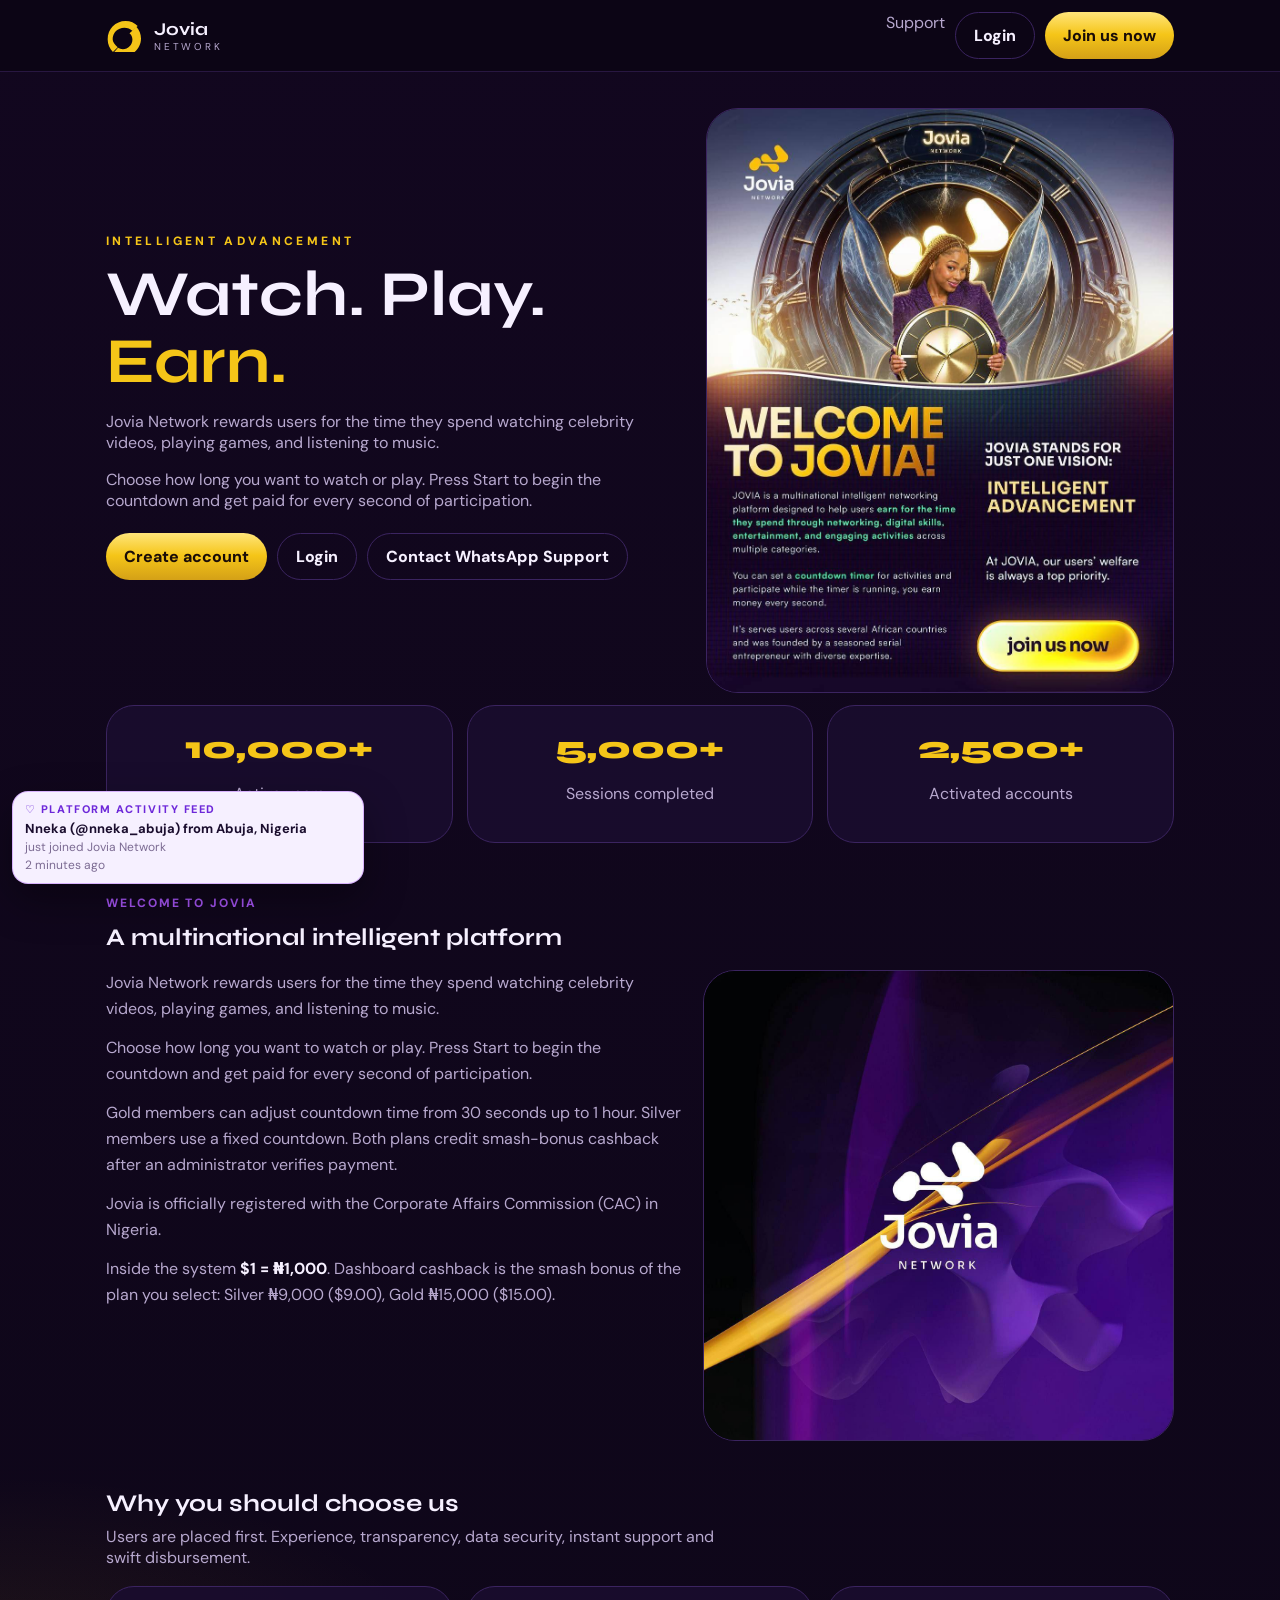
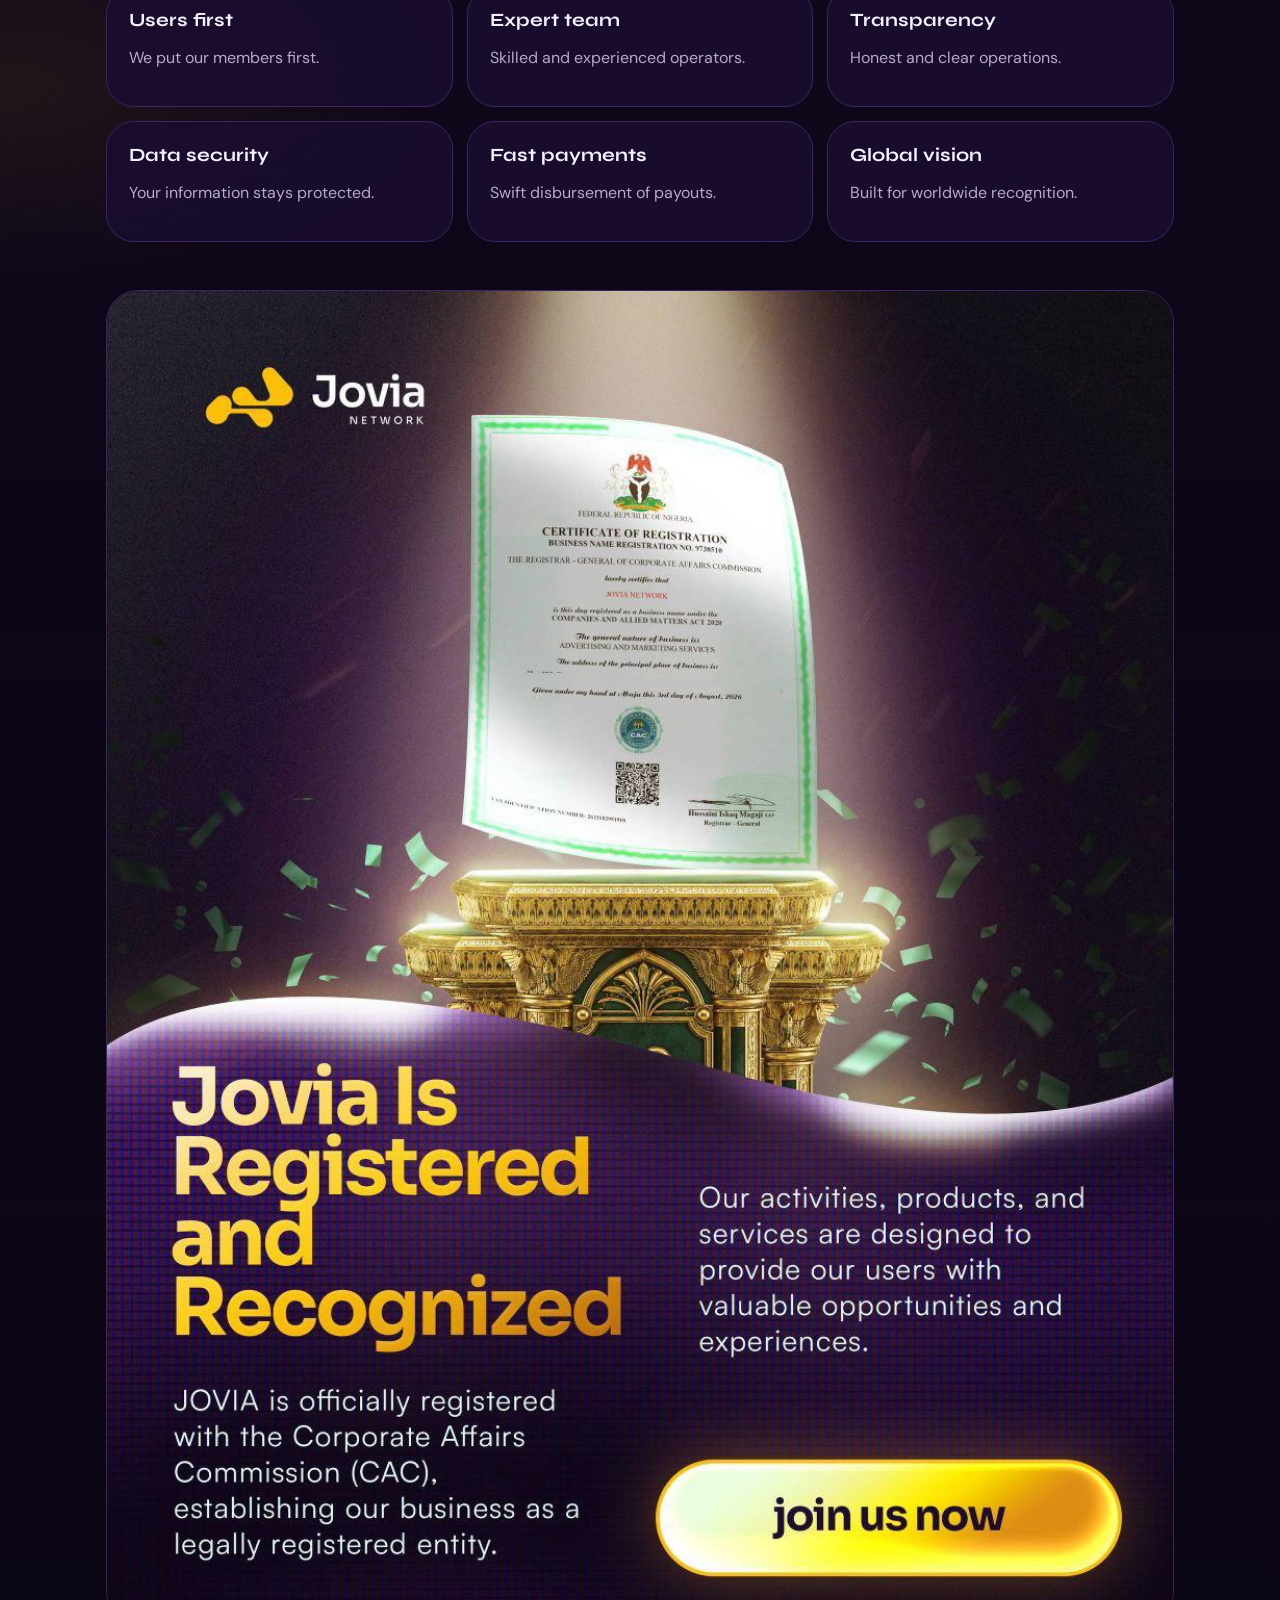
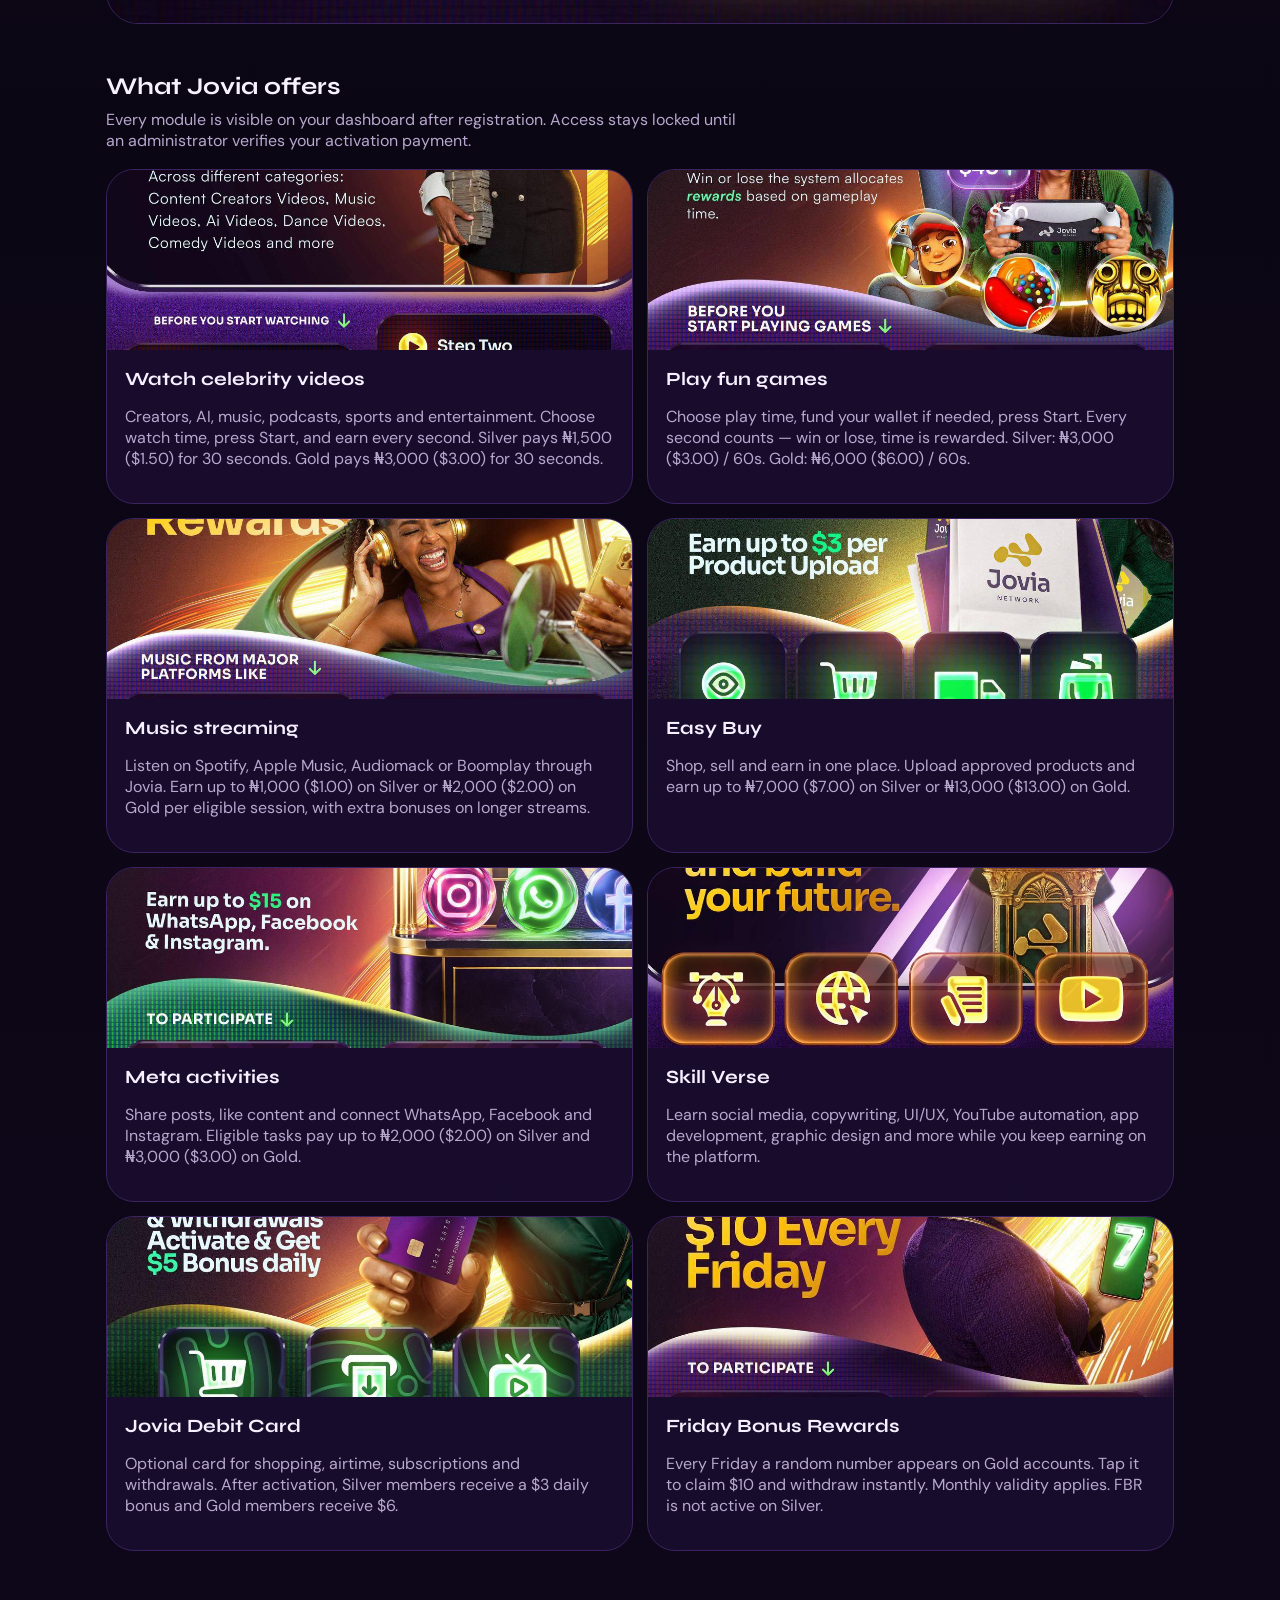
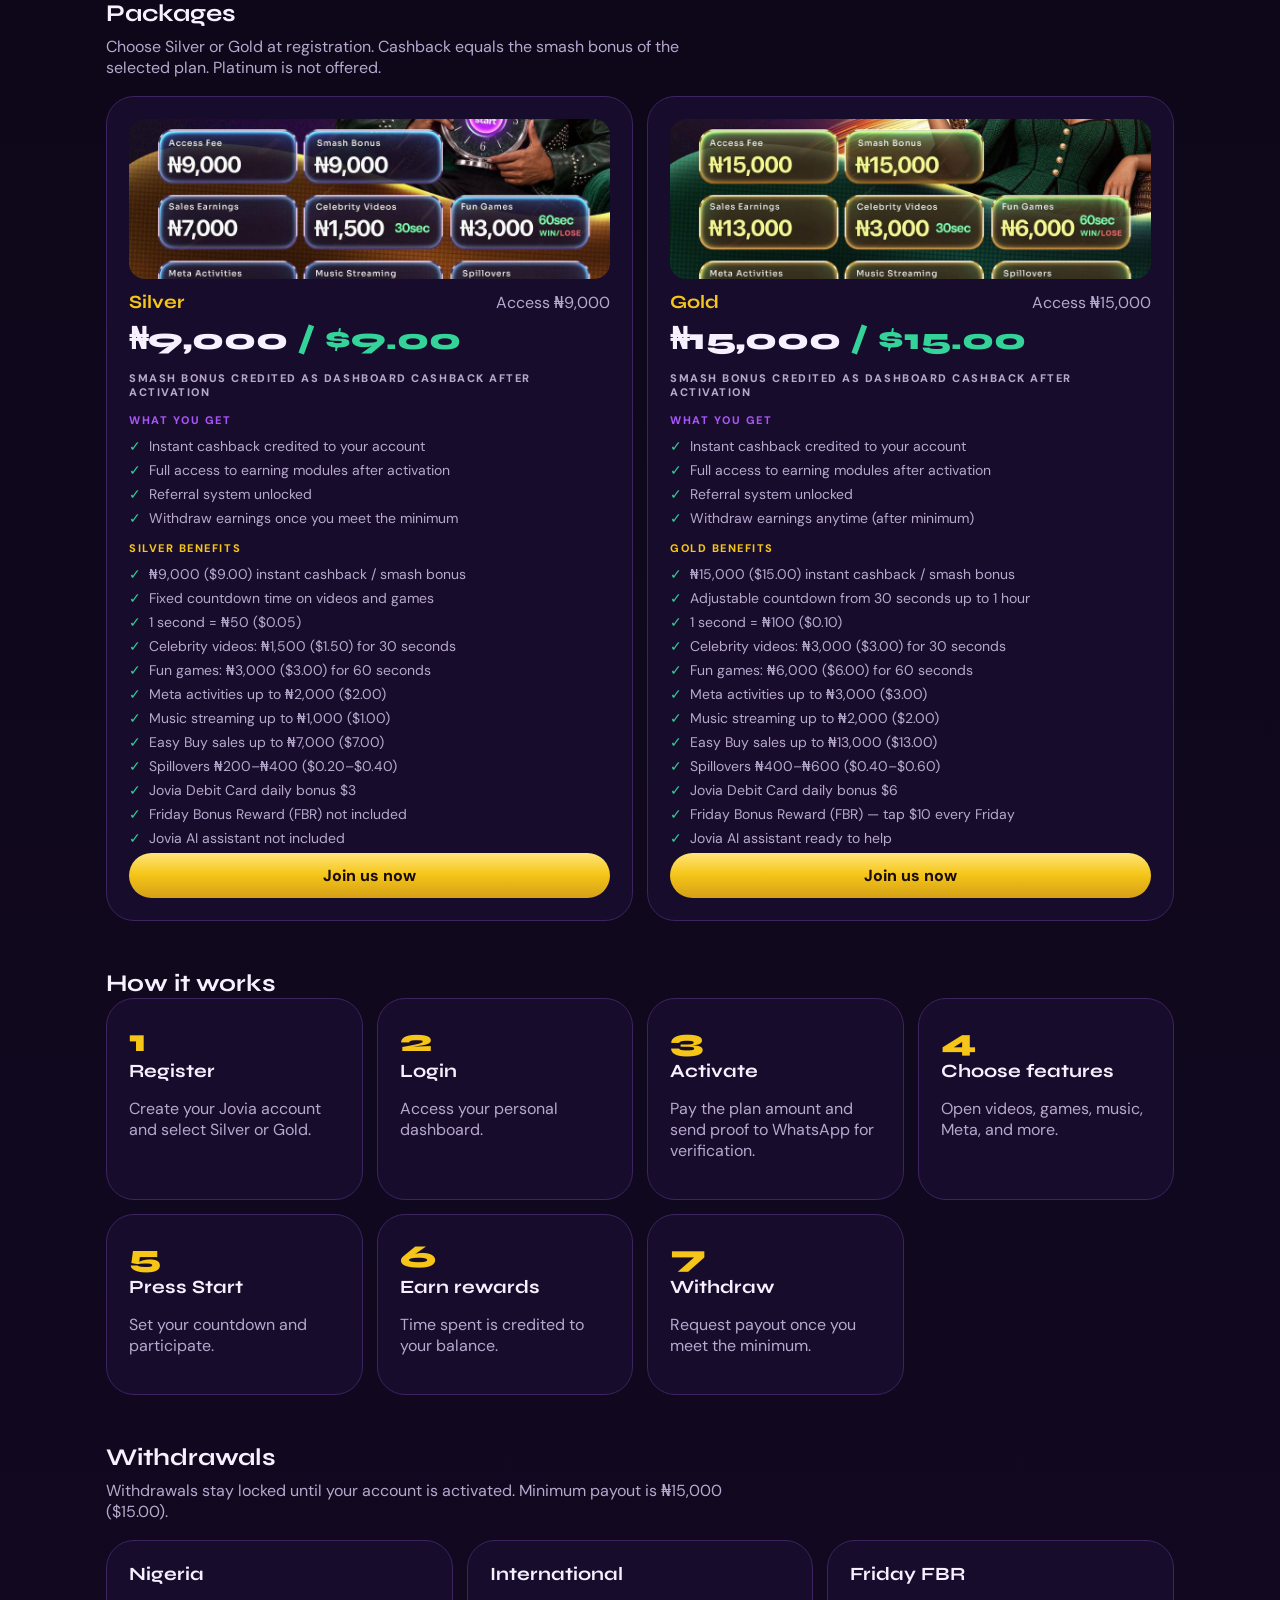
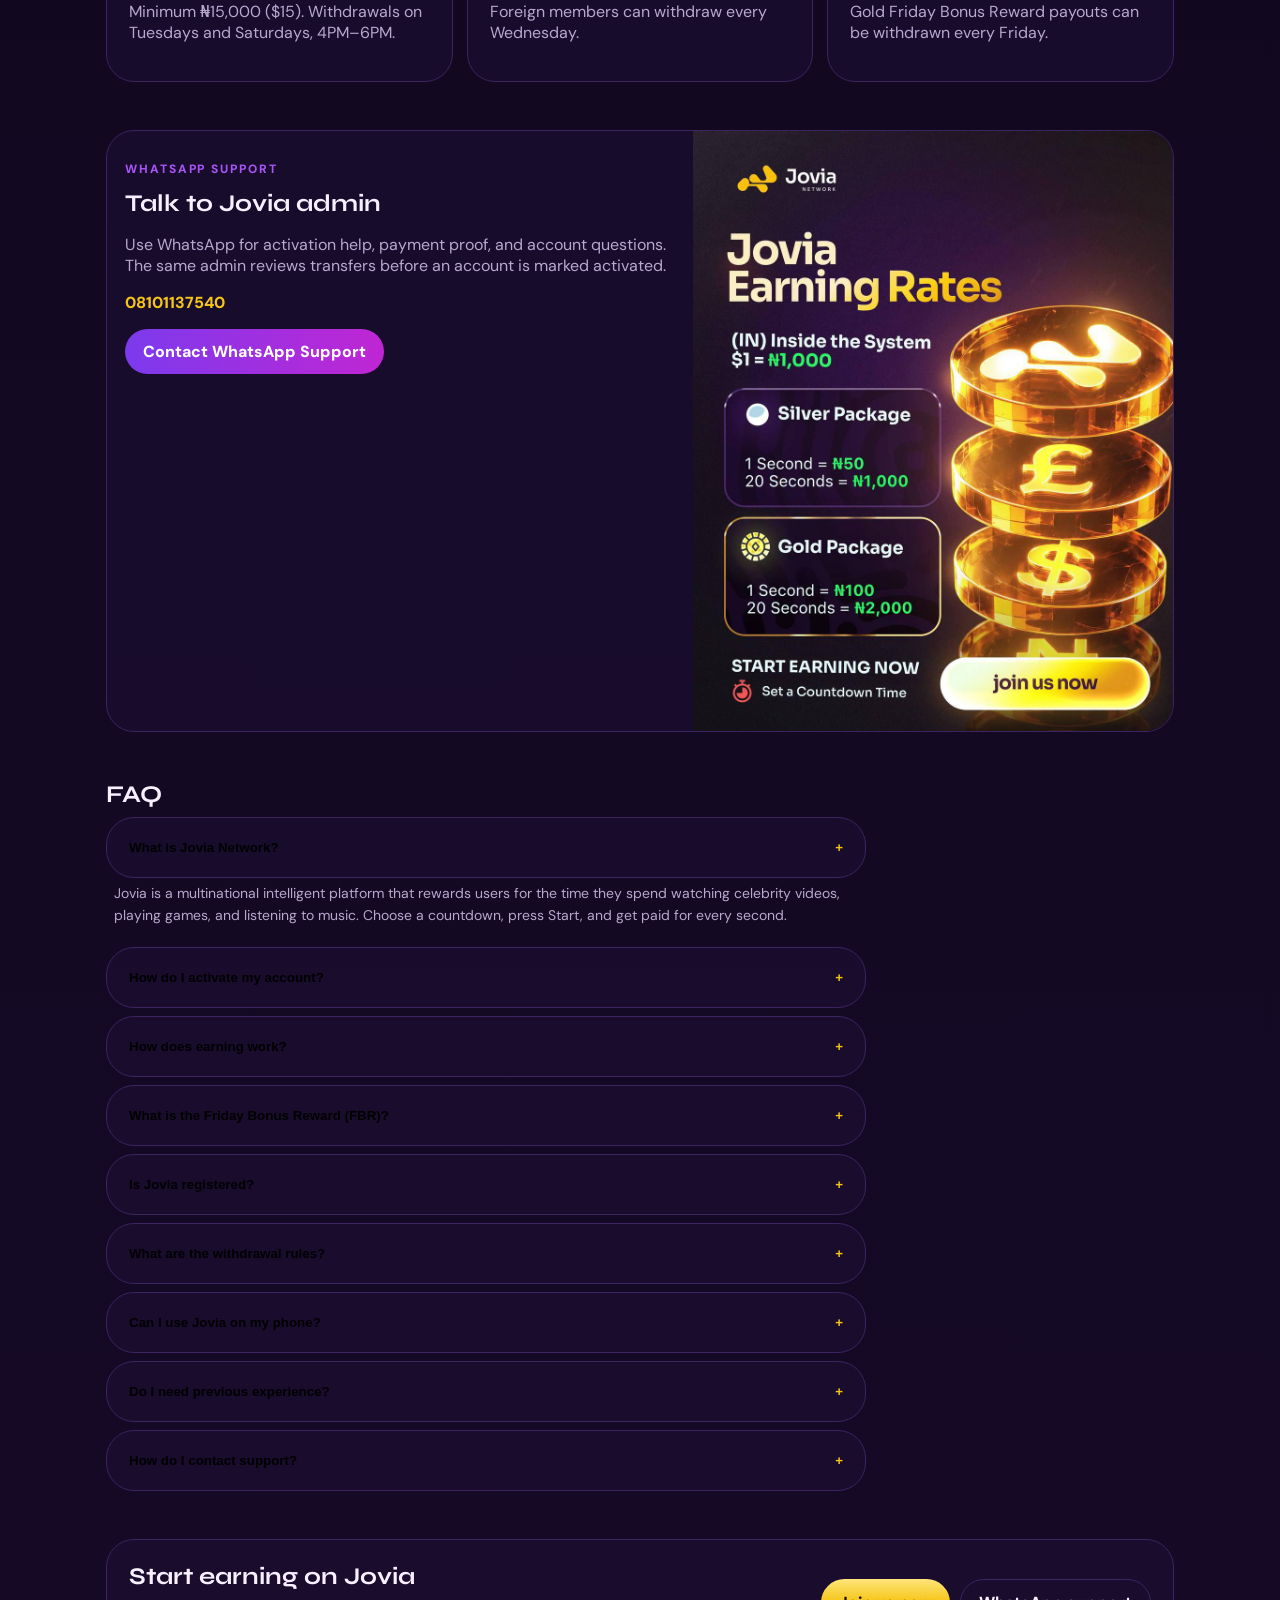
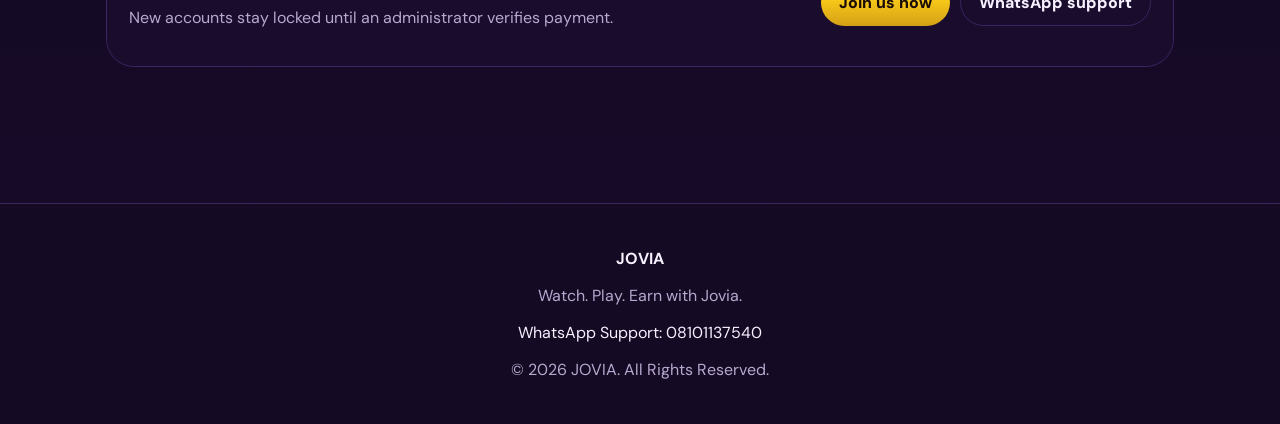
<file: index.html>
<!DOCTYPE html>
<html lang="en">
<head>
  <meta charset="UTF-8" />
  <meta name="viewport" content="width=device-width, initial-scale=1" />
  <title>Jovia Network</title>
  <link rel="stylesheet" href="style.css" />
</head>
<body>
  <header class="topbar">
    <div class="topbar-inner">
      <a class="logo" href="index.html">
        <svg viewBox="0 0 48 36" aria-hidden="true"><path d="M8 22c0-8 6-14 14-14 4 0 7 1.4 9.5 3.8L38 6c-3.6-3.7-8.6-6-14.5-6C11.3 0 2 9.4 2 22c0 6.2 2.4 11.4 6.3 15.2L14 31.4C10.4 28.5 8 25.5 8 22Zm20.2-7.4c2.2 2 3.5 4.6 3.5 7.6 0 6.4-5.1 11.6-11.4 11.6-2.2 0-4.2-.6-5.9-1.7L9.2 38C12.5 40.6 16.6 42 21 42c11.6 0 21-9.4 21-21 0-5.3-2-10.1-5.3-13.8l-8.5 7.4Z" fill="#F5C518"/></svg>
        <span><b>Jovia</b><small>Network</small></span>
      </a>
      <div class="cta" style="margin:0">
        <a class="hide-sm muted" href="#support">Support</a>
        <a class="ghost-btn hide-sm" href="login.html">Login</a>
        <a class="gold-btn" href="register.html">Join us now</a>
      </div>
    </div>
  </header>

  <main class="wrap">
    <section class="hero">
      <div>
        <p class="kicker">Intelligent advancement</p>
        <h1>Watch. Play. <span>Earn.</span></h1>
        <p class="muted">Jovia Network rewards users for the time they spend watching celebrity videos, playing games, and listening to music.</p>
        <p class="muted">Choose how long you want to watch or play. Press Start to begin the countdown and get paid for every second of participation.</p>
        <div class="cta">
          <a class="gold-btn" href="register.html">Create account</a>
          <a class="ghost-btn" href="login.html">Login</a>
          <a class="ghost-btn" href="https://wa.me/2348101137540" target="_blank" rel="noopener">Contact WhatsApp Support</a>
        </div>
      </div>
      <img src="images/1000032017.jpg" alt="Welcome to Jovia" />
    </section>

    <section class="stats">
      <div class="card" style="text-align:center"><div class="stat">10,000+</div><p class="muted">Active users</p></div>
      <div class="card" style="text-align:center"><div class="stat">5,000+</div><p class="muted">Sessions completed</p></div>
      <div class="card" style="text-align:center"><div class="stat">2,500+</div><p class="muted">Activated accounts</p></div>
    </section>

    <section class="sec">
      <p class="badge">Welcome to Jovia</p>
      <h2>A multinational intelligent platform</h2>
      <div class="split">
        <div class="copy">
          <p>Jovia Network rewards users for the time they spend watching celebrity videos, playing games, and listening to music.</p>
          <p>Choose how long you want to watch or play. Press Start to begin the countdown and get paid for every second of participation.</p>
          <p>Gold members can adjust countdown time from 30 seconds up to 1 hour. Silver members use a fixed countdown. Both plans credit smash-bonus cashback after an administrator verifies payment.</p>
          <p>Jovia is officially registered with the Corporate Affairs Commission (CAC) in Nigeria.</p>
          <p>Inside the system <strong>$1 = ₦1,000</strong>. Dashboard cashback is the smash bonus of the plan you select: Silver ₦9,000 ($9.00), Gold ₦15,000 ($15.00).</p>
        </div>
        <img class="shot" src="images/1000032016.jpg" alt="About Jovia Network" />
      </div>
    </section>

    <section class="sec">
      <h2>Why you should choose us</h2>
      <p class="muted lead">Users are placed first. Experience, transparency, data security, instant support and swift disbursement.</p>
      <div class="grid3">
        <div class="card"><h3>Users first</h3><p class="muted">We put our members first.</p></div>
        <div class="card"><h3>Expert team</h3><p class="muted">Skilled and experienced operators.</p></div>
        <div class="card"><h3>Transparency</h3><p class="muted">Honest and clear operations.</p></div>
        <div class="card"><h3>Data security</h3><p class="muted">Your information stays protected.</p></div>
        <div class="card"><h3>Fast payments</h3><p class="muted">Swift disbursement of payouts.</p></div>
        <div class="card"><h3>Global vision</h3><p class="muted">Built for worldwide recognition.</p></div>
      </div>
    </section>

    <section class="sec"><img class="shot" src="images/1000032018.jpg" alt="Jovia CAC registration" /></section>

    <section class="sec">
      <h2>What Jovia offers</h2>
      <p class="muted lead">Every module is visible on your dashboard after registration. Access stays locked until an administrator verifies your activation payment.</p>
      <div class="grid2">
        <article class="card feature"><img src="images/1000032020.jpg" alt=""><div class="pad"><h3>Watch celebrity videos</h3><p class="muted">Creators, AI, music, podcasts, sports and entertainment. Choose watch time, press Start, and earn every second. Silver pays ₦1,500 ($1.50) for 30 seconds. Gold pays ₦3,000 ($3.00) for 30 seconds.</p></div></article>
        <article class="card feature"><img src="images/1000032021.jpg" alt=""><div class="pad"><h3>Play fun games</h3><p class="muted">Choose play time, fund your wallet if needed, press Start. Every second counts — win or lose, time is rewarded. Silver: ₦3,000 ($3.00) / 60s. Gold: ₦6,000 ($6.00) / 60s.</p></div></article>
        <article class="card feature"><img src="images/1000032022.jpg" alt=""><div class="pad"><h3>Music streaming</h3><p class="muted">Listen on Spotify, Apple Music, Audiomack or Boomplay through Jovia. Earn up to ₦1,000 ($1.00) on Silver or ₦2,000 ($2.00) on Gold per eligible session, with extra bonuses on longer streams.</p></div></article>
        <article class="card feature"><img src="images/1000032023.jpg" alt=""><div class="pad"><h3>Easy Buy</h3><p class="muted">Shop, sell and earn in one place. Upload approved products and earn up to ₦7,000 ($7.00) on Silver or ₦13,000 ($13.00) on Gold.</p></div></article>
        <article class="card feature"><img src="images/1000034482.jpg" alt=""><div class="pad"><h3>Meta activities</h3><p class="muted">Share posts, like content and connect WhatsApp, Facebook and Instagram. Eligible tasks pay up to ₦2,000 ($2.00) on Silver and ₦3,000 ($3.00) on Gold.</p></div></article>
        <article class="card feature"><img src="images/1000034480.jpg" alt=""><div class="pad"><h3>Skill Verse</h3><p class="muted">Learn social media, copywriting, UI/UX, YouTube automation, app development, graphic design and more while you keep earning on the platform.</p></div></article>
        <article class="card feature"><img src="images/1000034481.jpg" alt=""><div class="pad"><h3>Jovia Debit Card</h3><p class="muted">Optional card for shopping, airtime, subscriptions and withdrawals. After activation, Silver members receive a $3 daily bonus and Gold members receive $6.</p></div></article>
        <article class="card feature"><img src="images/1000032019.jpg" alt=""><div class="pad"><h3>Friday Bonus Rewards</h3><p class="muted">Every Friday a random number appears on Gold accounts. Tap it to claim $10 and withdraw instantly. Monthly validity applies. FBR is not active on Silver.</p></div></article>
      </div>
    </section>

    <section class="sec">
      <h2>Packages</h2>
      <p class="muted lead">Choose Silver or Gold at registration. Cashback equals the smash bonus of the selected plan. Platinum is not offered.</p>
      <div class="grid2">
        <div class="card pkg">
          <img src="images/1000032047.jpg" alt="Silver plan">
          <div class="pkg-head"><h3>Silver</h3><span class="muted">Access ₦9,000</span></div>
          <p class="pkg-price">₦9,000 <span class="ok">/ $9.00</span></p>
          <p class="muted tiny">Smash bonus credited as dashboard cashback after activation</p>
          <p class="tiny violet">WHAT YOU GET</p>
          <ul class="checks">
            <li>Instant cashback credited to your account</li>
            <li>Full access to earning modules after activation</li>
            <li>Referral system unlocked</li>
            <li>Withdraw earnings once you meet the minimum</li>
          </ul>
          <p class="tiny gold">SILVER BENEFITS</p>
          <ul class="checks">
            <li>₦9,000 ($9.00) instant cashback / smash bonus</li>
            <li>Fixed countdown time on videos and games</li>
            <li>1 second = ₦50 ($0.05)</li>
            <li>Celebrity videos: ₦1,500 ($1.50) for 30 seconds</li>
            <li>Fun games: ₦3,000 ($3.00) for 60 seconds</li>
            <li>Meta activities up to ₦2,000 ($2.00)</li>
            <li>Music streaming up to ₦1,000 ($1.00)</li>
            <li>Easy Buy sales up to ₦7,000 ($7.00)</li>
            <li>Spillovers ₦200–₦400 ($0.20–$0.40)</li>
            <li>Jovia Debit Card daily bonus $3</li>
            <li>Friday Bonus Reward (FBR) not included</li>
            <li>Jovia AI assistant not included</li>
          </ul>
          <a class="gold-btn full" href="register.html">Join us now</a>
        </div>
        <div class="card pkg">
          <img src="images/1000032046.jpg" alt="Gold plan">
          <div class="pkg-head"><h3>Gold</h3><span class="muted">Access ₦15,000</span></div>
          <p class="pkg-price">₦15,000 <span class="ok">/ $15.00</span></p>
          <p class="muted tiny">Smash bonus credited as dashboard cashback after activation</p>
          <p class="tiny violet">WHAT YOU GET</p>
          <ul class="checks">
            <li>Instant cashback credited to your account</li>
            <li>Full access to earning modules after activation</li>
            <li>Referral system unlocked</li>
            <li>Withdraw earnings anytime (after minimum)</li>
          </ul>
          <p class="tiny gold">GOLD BENEFITS</p>
          <ul class="checks">
            <li>₦15,000 ($15.00) instant cashback / smash bonus</li>
            <li>Adjustable countdown from 30 seconds up to 1 hour</li>
            <li>1 second = ₦100 ($0.10)</li>
            <li>Celebrity videos: ₦3,000 ($3.00) for 30 seconds</li>
            <li>Fun games: ₦6,000 ($6.00) for 60 seconds</li>
            <li>Meta activities up to ₦3,000 ($3.00)</li>
            <li>Music streaming up to ₦2,000 ($2.00)</li>
            <li>Easy Buy sales up to ₦13,000 ($13.00)</li>
            <li>Spillovers ₦400–₦600 ($0.40–$0.60)</li>
            <li>Jovia Debit Card daily bonus $6</li>
            <li>Friday Bonus Reward (FBR) — tap $10 every Friday</li>
            <li>Jovia AI assistant ready to help</li>
          </ul>
          <a class="gold-btn full" href="register.html">Join us now</a>
        </div>
      </div>
    </section>

    <section class="sec">
      <h2>How it works</h2>
      <div class="grid4">
        <div class="card"><div class="stat">1</div><h3>Register</h3><p class="muted">Create your Jovia account and select Silver or Gold.</p></div>
        <div class="card"><div class="stat">2</div><h3>Login</h3><p class="muted">Access your personal dashboard.</p></div>
        <div class="card"><div class="stat">3</div><h3>Activate</h3><p class="muted">Pay the plan amount and send proof to WhatsApp for verification.</p></div>
        <div class="card"><div class="stat">4</div><h3>Choose features</h3><p class="muted">Open videos, games, music, Meta, and more.</p></div>
        <div class="card"><div class="stat">5</div><h3>Press Start</h3><p class="muted">Set your countdown and participate.</p></div>
        <div class="card"><div class="stat">6</div><h3>Earn rewards</h3><p class="muted">Time spent is credited to your balance.</p></div>
        <div class="card"><div class="stat">7</div><h3>Withdraw</h3><p class="muted">Request payout once you meet the minimum.</p></div>
      </div>
    </section>

    <section class="sec">
      <h2>Withdrawals</h2>
      <p class="muted lead">Withdrawals stay locked until your account is activated. Minimum payout is ₦15,000 ($15.00).</p>
      <div class="grid3">
        <div class="card"><h3>Nigeria</h3><p class="muted">Minimum ₦15,000 ($15). Withdrawals on Tuesdays and Saturdays, 4PM–6PM.</p></div>
        <div class="card"><h3>International</h3><p class="muted">Foreign members can withdraw every Wednesday.</p></div>
        <div class="card"><h3>Friday FBR</h3><p class="muted">Gold Friday Bonus Reward payouts can be withdrawn every Friday.</p></div>
      </div>
    </section>

    <section class="sec" id="support">
      <div class="card feature support">
        <div class="pad">
          <p class="badge">WhatsApp support</p>
          <h2>Talk to Jovia admin</h2>
          <p class="muted">Use WhatsApp for activation help, payment proof, and account questions. The same admin reviews transfers before an account is marked activated.</p>
          <p class="gold-text">08101137540</p>
          <a class="violet-btn" href="https://wa.me/2348101137540" target="_blank" rel="noopener">Contact WhatsApp Support</a>
        </div>
        <img src="images/1000032024.jpg" alt="Jovia support">
      </div>
    </section>

    <section class="sec faq-sec">
      <h2>FAQ</h2>
      <button class="card faq" type="button" onclick="this.nextElementSibling.classList.toggle('hidden')">What is Jovia Network? <span>+</span></button>
      <p class="faq-a">Jovia is a multinational intelligent platform that rewards users for the time they spend watching celebrity videos, playing games, and listening to music. Choose a countdown, press Start, and get paid for every second.</p>
      <button class="card faq" type="button" onclick="this.nextElementSibling.classList.toggle('hidden')">How do I activate my account? <span>+</span></button>
      <p class="faq-a hidden">Register and choose Silver or Gold. Open Activation, transfer the plan amount to one of the displayed payment accounts, tap I Have Made Payment, then send your proof to WhatsApp support. Your account stays pending until an administrator verifies the payment.</p>
      <button class="card faq" type="button" onclick="this.nextElementSibling.classList.toggle('hidden')">How does earning work? <span>+</span></button>
      <p class="faq-a hidden">Choose how long you want to watch or play, press Start to begin the countdown, and get paid for the time spent. Gold members can adjust countdown time from 30 seconds up to 1 hour.</p>
      <button class="card faq" type="button" onclick="this.nextElementSibling.classList.toggle('hidden')">What is the Friday Bonus Reward (FBR)? <span>+</span></button>
      <p class="faq-a hidden">Every Friday a random number appears on Gold accounts. Tap it to claim a $10 reward and withdraw instantly. Monthly validity applies. FBR is not active on Silver.</p>
      <button class="card faq" type="button" onclick="this.nextElementSibling.classList.toggle('hidden')">Is Jovia registered? <span>+</span></button>
      <p class="faq-a hidden">Yes. Jovia Network is officially registered with the Corporate Affairs Commission (CAC) in Nigeria.</p>
      <button class="card faq" type="button" onclick="this.nextElementSibling.classList.toggle('hidden')">What are the withdrawal rules? <span>+</span></button>
      <p class="faq-a hidden">Nigerians: minimum ₦15,000 on Tuesdays and Saturdays, 4PM–6PM. Foreign members: every Wednesday. FBR withdrawals: every Friday.</p>
      <button class="card faq" type="button" onclick="this.nextElementSibling.classList.toggle('hidden')">Can I use Jovia on my phone? <span>+</span></button>
      <p class="faq-a hidden">Yes. The platform is mobile-first and designed to feel like an app on Android and iPhone.</p>
      <button class="card faq" type="button" onclick="this.nextElementSibling.classList.toggle('hidden')">Do I need previous experience? <span>+</span></button>
      <p class="faq-a hidden">No. Set a countdown, press Start, and participate. Skill Verse is available if you want to learn high-income digital skills while you earn.</p>
      <button class="card faq" type="button" onclick="this.nextElementSibling.classList.toggle('hidden')">How do I contact support? <span>+</span></button>
      <p class="faq-a hidden">Use WhatsApp support at 08101137540 for activation help, payment proof, and account questions.</p>
    </section>

    <section class="sec">
      <div class="card cta-bar">
        <div>
          <h2>Start earning on Jovia</h2>
          <p class="muted">New accounts stay locked until an administrator verifies payment.</p>
        </div>
        <div class="cta" style="margin:0">
          <a class="gold-btn" href="register.html">Join us now</a>
          <a class="ghost-btn" href="https://wa.me/2348101137540" target="_blank" rel="noopener">WhatsApp support</a>
        </div>
      </div>
    </section>
  </main>

  <footer>
    <p><strong>JOVIA</strong></p>
    <p class="muted">Watch. Play. Earn with Jovia.</p>
    <p>WhatsApp Support: <a href="https://wa.me/2348101137540">08101137540</a></p>
    <p class="muted">© 2026 JOVIA. All Rights Reserved.</p>
  </footer>
  <div id="toast" class="toast home hidden"></div>
  <script src="script.js"></script>
  <script>startFeed("home");</script>
</body>
  </html>
</file>
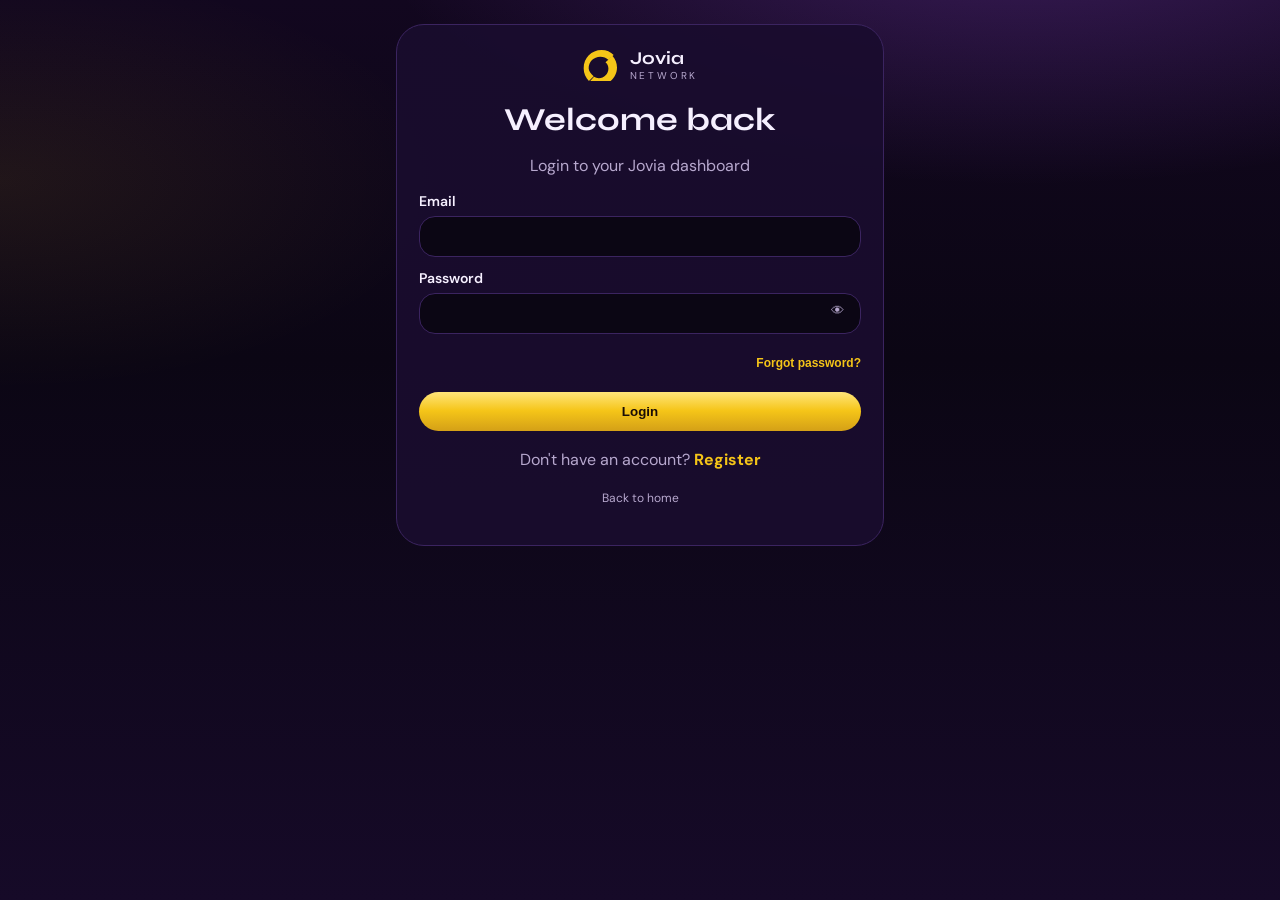
<file: activation.html>
<!DOCTYPE html>
<html lang="en">
<head>
  <meta charset="UTF-8" />
  <meta name="viewport" content="width=device-width, initial-scale=1" />
  <title>Activation · Jovia</title>
  <link rel="stylesheet" href="style.css" />
</head>
<body>
  <div class="narrow">
    <div class="row">
      <a class="logo" href="dashboard.html">
        <svg viewBox="0 0 48 36" aria-hidden="true"><path d="M8 22c0-8 6-14 14-14 4 0 7 1.4 9.5 3.8L38 6c-3.6-3.7-8.6-6-14.5-6C11.3 0 2 9.4 2 22c0 6.2 2.4 11.4 6.3 15.2L14 31.4C10.4 28.5 8 25.5 8 22Zm20.2-7.4c2.2 2 3.5 4.6 3.5 7.6 0 6.4-5.1 11.6-11.4 11.6-2.2 0-4.2-.6-5.9-1.7L9.2 38C12.5 40.6 16.6 42 21 42c11.6 0 21-9.4 21-21 0-5.3-2-10.1-5.3-13.8l-8.5 7.4Z" fill="#F5C518"/></svg>
        <span><b>Jovia</b><small>Network</small></span>
      </a>
      <a class="muted" href="dashboard.html">Back</a>
    </div>

    <div id="active-box" class="card hidden" style="text-align:center">
      <h1 class="ok">Account activated</h1>
      <p class="muted">Your plan is live. Cashback is on your dashboard.</p>
      <a class="gold-btn" href="dashboard.html">Go to dashboard</a>
    </div>

    <div id="plan-box" class="card" style="text-align:center">
      <p class="badge">♡ Jovia activation</p>
      <h1 style="color:var(--violet)">Activate Your Account</h1>
      <p class="badge" data-plan-name>PLAN</p>
      <p id="pending-note" class="hidden muted">A previous payment proof is still pending administrator review. You can repeat the steps below. This does not activate your account.</p>
      <p class="muted">Unlock full access to your Jovia dashboard, earning modules, and withdrawal system after administrator verification.</p>
      <div id="act-details" style="text-align:left;margin-top:16px"></div>
      <p class="amount" data-plan-amount>₦0</p>
      <p class="muted">Amount to pay · <span data-plan-both></span></p>
      <button class="violet-btn" type="button" onclick="goPay()">Activate Now →</button>
      <a class="ghost-btn" href="dashboard.html" style="margin-top:10px">Maybe Later</a>
    </div>

    <div id="pay-box" class="card hidden" style="text-align:center">
      <h1>SECURE PAYMENT</h1>
      <p class="muted">Complete your activation payment</p>
      <p>Plan: <strong data-plan-name></strong></p>
      <p class="amount" data-plan-amount>₦0</p>
      <p class="muted">Amount to pay · <span data-plan-both></span></p>
      <p class="muted">Payment time remaining</p>
      <p class="timer" id="timer">05:00</p>
      <p class="muted">Transfer the exact plan amount to either account below. Use your payment reference as narration.</p>
      <p id="pay-ref" class="ok"></p>
      <div id="accounts"></div>
      <p id="copied" class="ok hidden"></p>
      <p id="error" class="err"></p>
      <button class="violet-btn" type="button" onclick="madePayment()">I HAVE MADE PAYMENT</button>
      <p class="muted">This does not activate your account. After the countdown, send proof on WhatsApp for administrator review.</p>
    </div>
  </div>

  <div id="overlay" class="hidden" style="position:fixed;inset:0;background:rgb(11 6 20 / .8);display:grid;place-items:center;padding:16px;z-index:50">
    <div class="card" style="max-width:360px;text-align:center">
      <div id="count-box">
        <h2>Please wait</h2>
        <p class="muted">Preparing your payment proof channel…</p>
        <p class="timer" id="count">10</p>
      </div>
      <div id="proof-box" class="hidden">
        <p class="muted" id="proof-plan"></p>
        <button class="violet-btn" type="button" onclick="telegramProof()">Send Payment Proof</button>
        <p class="muted">Status: PENDING VERIFICATION. Your account stays locked until an administrator verifies payment.</p>
        <button class="ghost-btn" type="button" style="margin-top:10px" onclick="document.getElementById('overlay').classList.add('hidden')">Back to payment details</button>
      </div>
    </div>
  </div>
  <script src="script.js"></script>
  <script>renderActivation();</script>
</body>
</html>
</file>
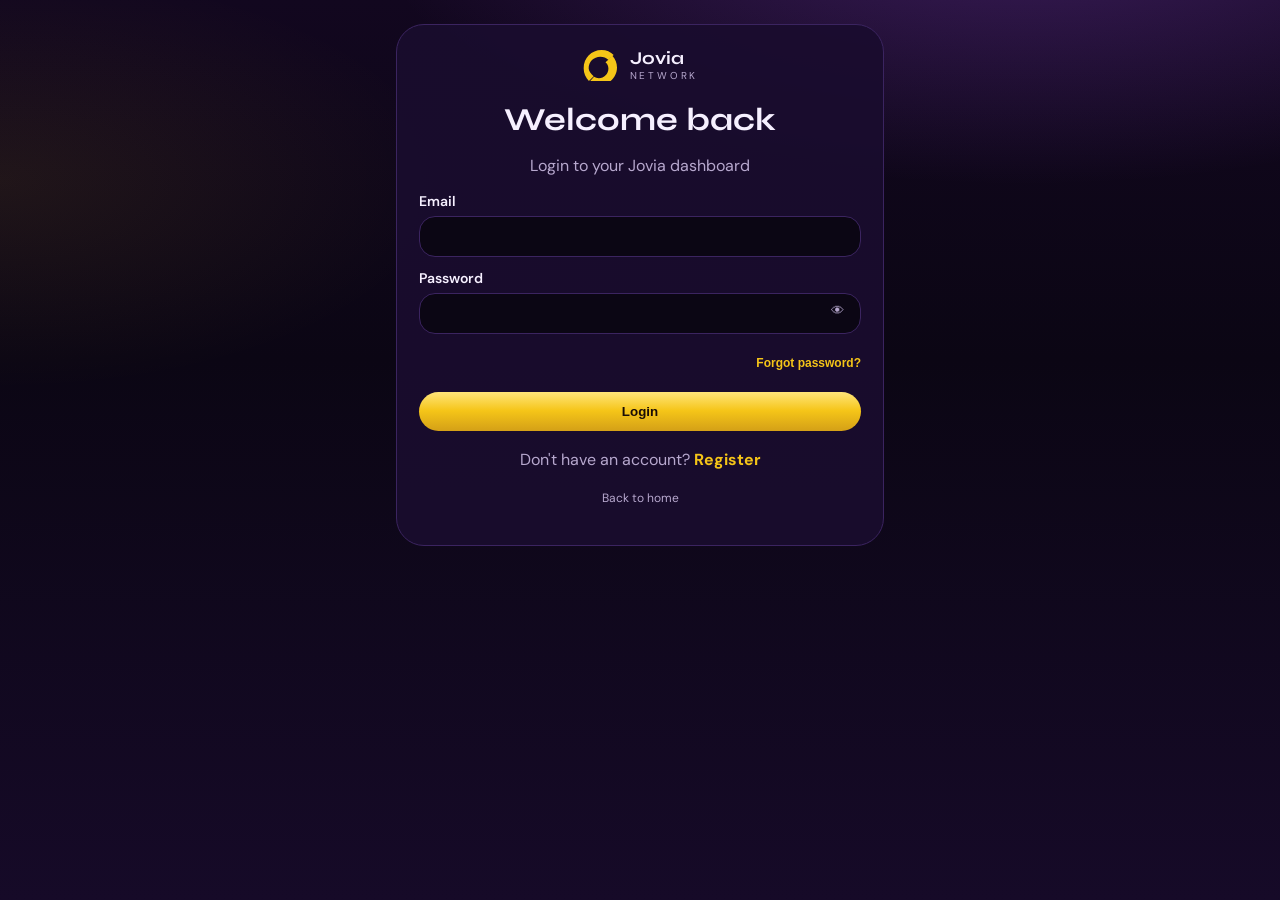
<file: login.html>
<!DOCTYPE html>
<html lang="en">
<head>
  <meta charset="UTF-8" />
  <meta name="viewport" content="width=device-width, initial-scale=1" />
  <title>Login · Jovia</title>
  <link rel="stylesheet" href="style.css" />
</head>
<body>
  <div class="narrow">
    <div class="card">
      <a class="logo" href="index.html" style="justify-content:center">
        <svg viewBox="0 0 48 36" aria-hidden="true"><path d="M8 22c0-8 6-14 14-14 4 0 7 1.4 9.5 3.8L38 6c-3.6-3.7-8.6-6-14.5-6C11.3 0 2 9.4 2 22c0 6.2 2.4 11.4 6.3 15.2L14 31.4C10.4 28.5 8 25.5 8 22Zm20.2-7.4c2.2 2 3.5 4.6 3.5 7.6 0 6.4-5.1 11.6-11.4 11.6-2.2 0-4.2-.6-5.9-1.7L9.2 38C12.5 40.6 16.6 42 21 42c11.6 0 21-9.4 21-21 0-5.3-2-10.1-5.3-13.8l-8.5 7.4Z" fill="#F5C518"/></svg>
        <span><b>Jovia</b><small>Network</small></span>
      </a>
      <div id="login-box">
        <h1 style="text-align:center;margin-top:18px">Welcome back</h1>
        <p class="muted" style="text-align:center">Login to your Jovia dashboard</p>
        <form onsubmit="loginForm(event)">
          <label>Email <input name="email" type="email" required /></label>
          <label>Password
            <span class="pw-wrap"><input id="pw" name="password" type="password" required /><button class="eye" type="button" onclick="togglePass('pw')" aria-label="Show password">👁</button></span>
          </label>
          <p style="text-align:right"><button class="usd-toggle" type="button" onclick="document.getElementById('login-box').classList.add('hidden'); document.getElementById('reset-box').classList.remove('hidden')">Forgot password?</button></p>
          <p id="error" class="err"></p>
          <p id="ok" class="ok"></p>
          <button class="gold-btn full" type="submit">Login</button>
        </form>
        <p class="muted" style="text-align:center;margin-top:18px">Don't have an account? <a href="register.html" style="color:var(--primary);font-weight:700">Register</a></p>
        <p style="text-align:center"><a class="muted" href="index.html" style="font-size:12px">Back to home</a></p>
      </div>
      <div id="reset-box" class="hidden">
        <h1 style="text-align:center;margin-top:18px">Reset password</h1>
        <p class="muted" style="text-align:center">Enter the email and username from your Jovia registration, then choose a new password.</p>
        <form onsubmit="resetForm(event)">
          <label>Email <input name="email" type="email" required /></label>
          <label>Username <input name="username" required /></label>
          <label>New password <input name="newPassword" type="password" required minlength="8" /></label>
          <label>Confirm new password <input name="confirm" type="password" required minlength="8" /></label>
          <p id="error" class="err"></p>
          <button class="gold-btn full" type="submit">Update password</button>
        </form>
        <p style="text-align:center;margin-top:14px"><a href="login.html">Back to login</a></p>
      </div>
    </div>
  </div>
  <script src="script.js"></script>
</body>
</html>
</file>
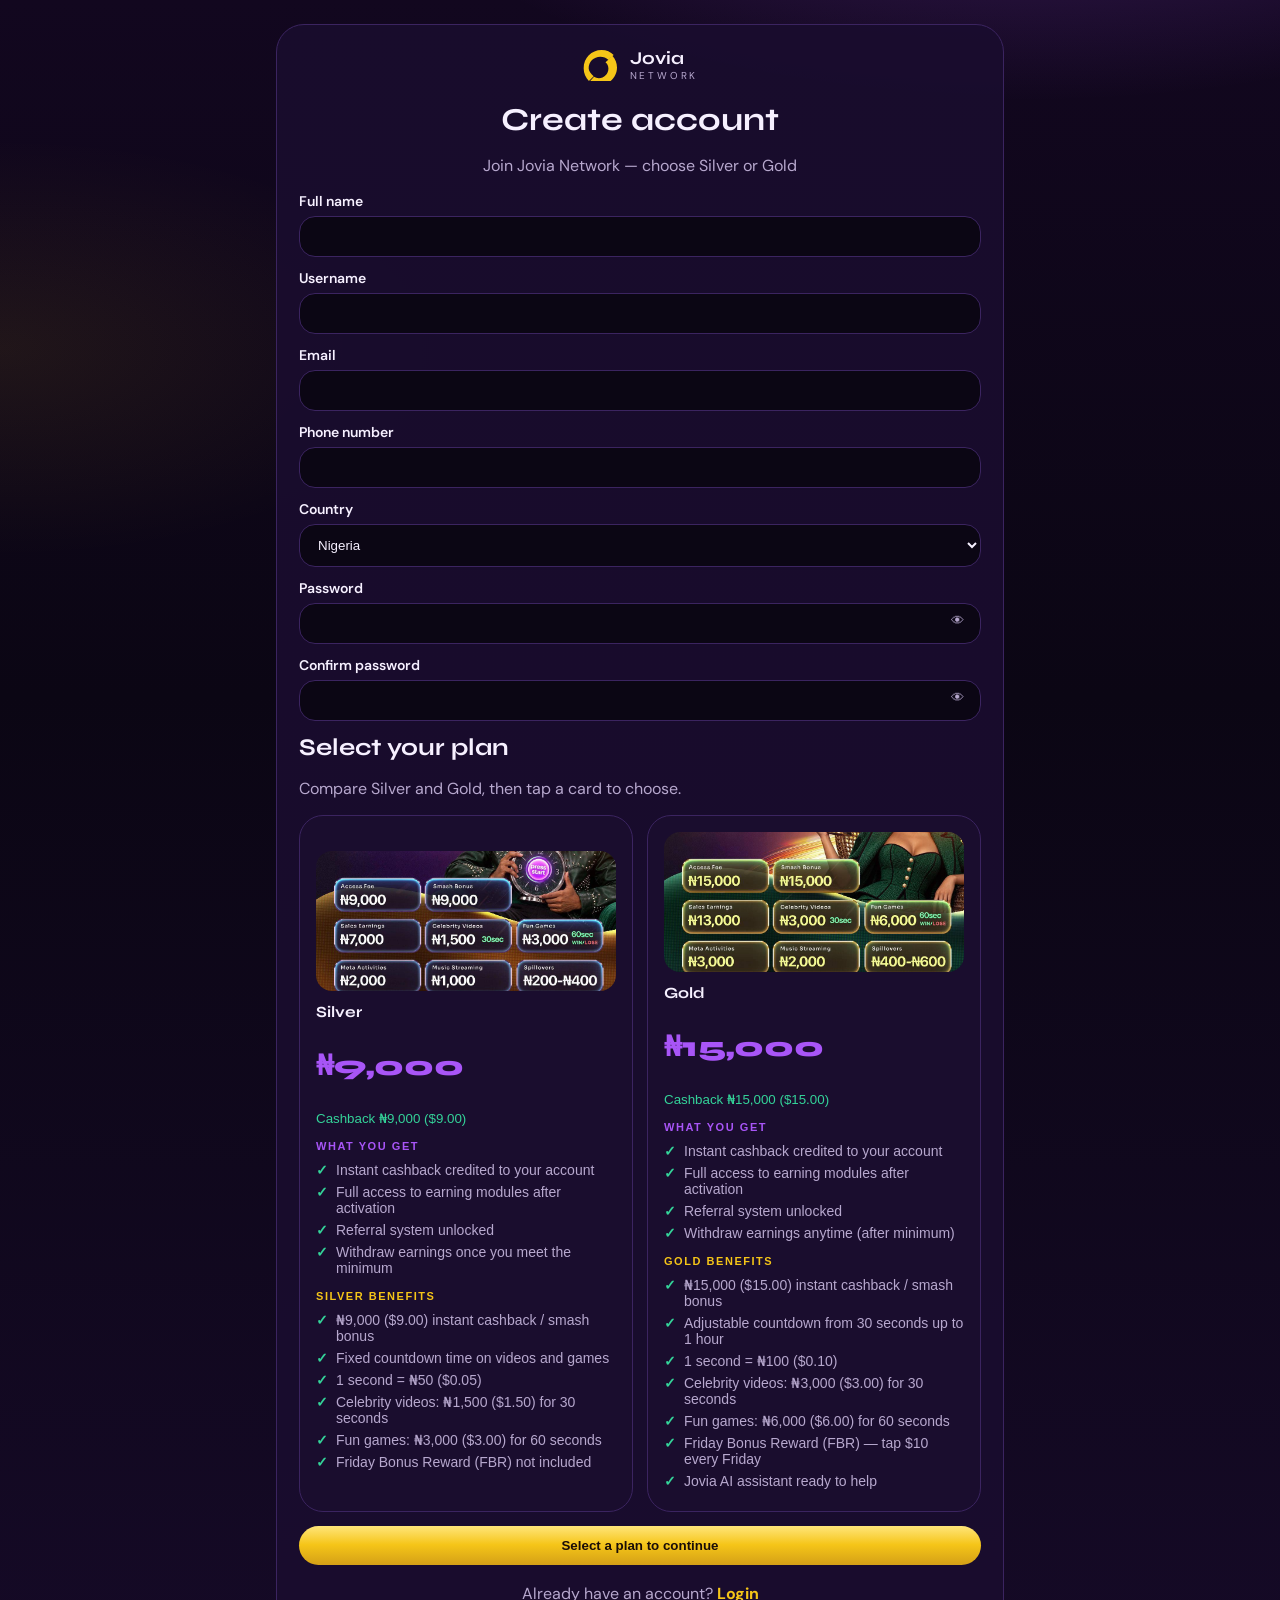
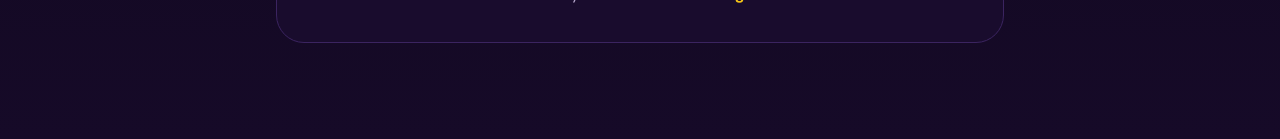
<file: register.html>
<!DOCTYPE html>
<html lang="en">
<head>
  <meta charset="UTF-8" />
  <meta name="viewport" content="width=device-width, initial-scale=1" />
  <title>Create account · Jovia</title>
  <link rel="stylesheet" href="style.css" />
</head>
<body>
  <div class="narrow" style="max-width:760px">
    <div class="card">
      <a class="logo" href="index.html" style="justify-content:center">
        <svg viewBox="0 0 48 36" aria-hidden="true"><path d="M8 22c0-8 6-14 14-14 4 0 7 1.4 9.5 3.8L38 6c-3.6-3.7-8.6-6-14.5-6C11.3 0 2 9.4 2 22c0 6.2 2.4 11.4 6.3 15.2L14 31.4C10.4 28.5 8 25.5 8 22Zm20.2-7.4c2.2 2 3.5 4.6 3.5 7.6 0 6.4-5.1 11.6-11.4 11.6-2.2 0-4.2-.6-5.9-1.7L9.2 38C12.5 40.6 16.6 42 21 42c11.6 0 21-9.4 21-21 0-5.3-2-10.1-5.3-13.8l-8.5 7.4Z" fill="#F5C518"/></svg>
        <span><b>Jovia</b><small>Network</small></span>
      </a>
      <h1 style="text-align:center;margin-top:18px">Create account</h1>
      <p class="muted" style="text-align:center">Join Jovia Network — choose Silver or Gold</p>
      <form onsubmit="registerForm(event)">
        <label>Full name <input name="fullName" required /></label>
        <label>Username <input name="username" required /></label>
        <label>Email <input name="email" type="email" required /></label>
        <label>Phone number <input name="phone" type="tel" required /></label>
        <label>Country
          <select name="country">
            <option>Nigeria</option><option>Ghana</option><option>Kenya</option>
            <option>South Africa</option><option>United Kingdom</option>
            <option>United States</option><option>Canada</option><option>Other</option>
          </select>
        </label>
        <label>Password
          <span class="pw-wrap"><input id="pw" name="password" type="password" required minlength="8" /><button class="eye" type="button" onclick="togglePass('pw')" aria-label="Show password">👁</button></span>
        </label>
        <label>Confirm password
          <span class="pw-wrap"><input id="pw2" name="confirm" type="password" required minlength="8" /><button class="eye" type="button" onclick="togglePass('pw2')" aria-label="Show password">👁</button></span>
        </label>
        <h2>Select your plan</h2>
        <p class="muted">Compare Silver and Gold, then tap a card to choose.</p>
        <div class="grid2">
          <button type="button" class="plan" id="p-silver" onclick="pickPlan('silver')">
            <img src="images/1000032047.jpg" alt="Silver">
            <h3>Silver</h3>
            <p class="amount" style="font-size:28px">₦9,000</p>
            <p class="ok">Cashback ₦9,000 ($9.00)</p>
            <p class="tiny violet">WHAT YOU GET</p>
            <ul class="checks">
              <li>Instant cashback credited to your account</li>
              <li>Full access to earning modules after activation</li>
              <li>Referral system unlocked</li>
              <li>Withdraw earnings once you meet the minimum</li>
            </ul>
            <p class="tiny gold">SILVER BENEFITS</p>
            <ul class="checks">
              <li>₦9,000 ($9.00) instant cashback / smash bonus</li>
              <li>Fixed countdown time on videos and games</li>
              <li>1 second = ₦50 ($0.05)</li>
              <li>Celebrity videos: ₦1,500 ($1.50) for 30 seconds</li>
              <li>Fun games: ₦3,000 ($3.00) for 60 seconds</li>
              <li>Friday Bonus Reward (FBR) not included</li>
            </ul>
          </button>
          <button type="button" class="plan" id="p-gold" onclick="pickPlan('gold')">
            <img src="images/1000032046.jpg" alt="Gold">
            <h3>Gold</h3>
            <p class="amount" style="font-size:28px">₦15,000</p>
            <p class="ok">Cashback ₦15,000 ($15.00)</p>
            <p class="tiny violet">WHAT YOU GET</p>
            <ul class="checks">
              <li>Instant cashback credited to your account</li>
              <li>Full access to earning modules after activation</li>
              <li>Referral system unlocked</li>
              <li>Withdraw earnings anytime (after minimum)</li>
            </ul>
            <p class="tiny gold">GOLD BENEFITS</p>
            <ul class="checks">
              <li>₦15,000 ($15.00) instant cashback / smash bonus</li>
              <li>Adjustable countdown from 30 seconds up to 1 hour</li>
              <li>1 second = ₦100 ($0.10)</li>
              <li>Celebrity videos: ₦3,000 ($3.00) for 30 seconds</li>
              <li>Fun games: ₦6,000 ($6.00) for 60 seconds</li>
              <li>Friday Bonus Reward (FBR) — tap $10 every Friday</li>
              <li>Jovia AI assistant ready to help</li>
            </ul>
          </button>
        </div>
        <input type="radio" name="plan" value="silver" class="hidden" />
        <input type="radio" name="plan" value="gold" class="hidden" />
        <p id="error" class="err"></p>
        <button class="gold-btn full" type="submit" id="reg-btn">Select a plan to continue</button>
      </form>
      <p class="muted" style="text-align:center;margin-top:18px">Already have an account? <a href="login.html" style="color:var(--primary);font-weight:700">Login</a></p>
    </div>
  </div>
  <script src="script.js"></script>
  <script>
    const _pick = pickPlan;
    pickPlan = function(id) {
      _pick(id);
      const b = document.getElementById("reg-btn");
      if (b) b.textContent = "Create " + id + " account";
    };
  </script>
</body>
</html>
</file>
<file: style.css>
@import url("https://fonts.googleapis.com/css2?family=DM+Sans:wght@400;500;600;700;800&family=Syne:wght@700;800&display=swap");

:root {
  --bg: #0b0614;
  --bg-soft: #140a22;
  --surface: #1a0d2e;
  --card: #22113a;
  --fg: #f6f0ff;
  --muted: #b7a8ce;
  --primary: #f5c518;
  --primary-fg: #1a0d08;
  --violet: #a855f7;
  --violet-deep: #6d28d9;
  --border: #3b2460;
  --success: #34d399;
  --danger: #fb7185;
}

* { box-sizing: border-box; }
html, body { min-height: 100%; margin: 0; }
body {
  background:
    radial-gradient(1200px 500px at 80% -10%, rgb(168 85 247 / 0.28), transparent 55%),
    radial-gradient(900px 420px at 0% 20%, rgb(245 197 24 / 0.08), transparent 50%),
    linear-gradient(180deg, #12071f 0%, #0b0614 40%, #160a28 100%);
  color: var(--fg);
  font-family: "DM Sans", system-ui, sans-serif;
  -webkit-font-smoothing: antialiased;
}
button:not(:disabled), [role="button"]:not(:disabled) { cursor: pointer; }
a { color: inherit; text-decoration: none; }
img, video { max-width: 100%; display: block; }
h1, h2, h3 { font-family: Syne, sans-serif; margin: 0; }

.wrap { max-width: 1100px; margin: 0 auto; padding: 0 16px 80px; }
.narrow { max-width: 520px; margin: 0 auto; padding: 24px 16px 96px; }
.muted { color: var(--muted); }
.ok { color: var(--success); }
.err { color: var(--danger); font-size: 14px; }
.lock { color: var(--danger); font-weight: 800; }
.hidden { display: none !important; }
.badge {
  color: var(--violet);
  font-weight: 800;
  letter-spacing: .16em;
  font-size: 12px;
  text-transform: uppercase;
}

.topbar {
  position: sticky; top: 0; z-index: 20;
  border-bottom: 1px solid rgb(59 36 96 / .6);
  background: rgb(11 6 20 / .82);
  backdrop-filter: blur(16px);
}
.topbar-inner, .row {
  display: flex; justify-content: space-between; align-items: center; gap: 12px;
}
.topbar-inner { max-width: 1100px; margin: 0 auto; padding: 12px 16px; }

.logo { display: flex; align-items: center; gap: 8px; }
.logo svg { width: 40px; height: 32px; }
.logo b { font-family: Syne, sans-serif; font-size: 18px; }
.logo small { display: block; font-size: 10px; letter-spacing: .28em; text-transform: uppercase; color: var(--muted); }

.gold-btn, .violet-btn, .ghost-btn {
  display: inline-flex; align-items: center; justify-content: center;
  border: 0; border-radius: 999px; padding: 12px 18px;
  font-weight: 800; text-decoration: none; text-align: center;
}
.gold-btn { background: linear-gradient(180deg, #ffe57a 0%, #f5c518 48%, #d4a017 100%); color: var(--primary-fg); }
.violet-btn { background: linear-gradient(90deg, #7c3aed, #c026d3); color: #fff; }
.ghost-btn { background: transparent; border: 1px solid var(--border); color: var(--fg); }

.card, .card-glow {
  background: rgb(26 13 46 / 0.92);
  border: 1px solid var(--border);
  border-radius: 28px;
  padding: 22px;
}
.hero { display: grid; gap: 28px; padding: 36px 0 12px; align-items: center; }
.hero img, .shot { width: 100%; border-radius: 32px; border: 1px solid var(--border); object-fit: cover; }
.hero h1 { font-size: clamp(36px, 6vw, 64px); line-height: 1.05; }
.hero h1 span { color: var(--primary); }
.amount { font-family: Syne, sans-serif; font-size: 42px; font-weight: 800; color: var(--violet); }
.timer { font-family: Syne, sans-serif; font-size: 48px; font-weight: 800; color: var(--danger); }

.stats, .grid2, .grid3, .grid4 { display: grid; gap: 14px; }
@media (min-width: 760px) {
  .hero, .split { grid-template-columns: 1.1fr .9fr; }
  .stats { grid-template-columns: repeat(3, 1fr); }
  .grid2 { grid-template-columns: 1fr 1fr; }
  .grid3 { grid-template-columns: 1fr 1fr 1fr; }
  .grid4 { grid-template-columns: repeat(4, 1fr); }
}

.feature img { height: 180px; width: 100%; object-fit: cover; }
.feature { overflow: hidden; padding: 0; }
.feature .pad { padding: 18px; }
.plan { text-align: left; border: 1px solid var(--border); background: var(--surface); border-radius: 24px; padding: 16px; color: var(--fg); width: 100%; }
.plan.selected { border-color: var(--primary); }
.plan img { height: 140px; width: 100%; object-fit: cover; border-radius: 16px; margin-bottom: 12px; }
.checks { margin: 10px 0 0; padding: 0; list-style: none; }
.checks li { display: flex; gap: 8px; color: var(--muted); font-size: 14px; margin: 6px 0; }
.checks li::before { content: "✓"; color: var(--success); font-weight: 800; }

.pay-acc { text-align: left; border: 1px solid var(--border); background: var(--card); border-radius: 20px; padding: 16px; margin-top: 12px; }
.pay-acc.selected { border-color: var(--primary); }
.acc-no { color: var(--primary); font-weight: 800; letter-spacing: .16em; font-size: 18px; background: none; border: 0; padding: 0; }

input, select {
  width: 100%; margin-top: 6px; padding: 12px 14px; border-radius: 16px;
  border: 1px solid var(--border); background: var(--bg); color: var(--fg);
}
label { display: block; margin: 12px 0; font-size: 14px; font-weight: 600; }
.full { width: 100%; }

.bal { background: linear-gradient(135deg, var(--violet-deep), var(--bg-soft)); border-radius: 24px; padding: 20px; }
.modules { display: grid; grid-template-columns: 1fr 1fr; gap: 12px; }
.mod { position: relative; text-align: left; padding: 16px; }
.mod small { color: var(--primary); font-size: 11px; font-weight: 800; letter-spacing: .12em; text-transform: uppercase; }
.vwrap { overflow: hidden; border-radius: 24px; border: 1px solid var(--border); background: var(--card); margin-top: 12px; }
.vwrap video { height: 180px; width: 100%; object-fit: cover; }
.vwrap p { padding: 12px 14px; margin: 0; font-weight: 700; }

.nav {
  position: sticky; bottom: 0; display: grid; grid-template-columns: repeat(5, 1fr);
  background: var(--surface); border-top: 1px solid var(--border);
}
.nav a, .nav button {
  text-align: center; padding: 12px 4px; font-size: 11px; text-decoration: none;
  color: var(--muted); background: none; border: 0; font-weight: 700;
}
.nav a.active, .nav button.active { color: var(--primary); }

footer { margin-top: 48px; border-top: 1px solid var(--border); padding: 28px 16px; text-align: center; background: rgb(20 10 34 / .8); }
.faq { width: 100%; text-align: left; margin-top: 8px; }
.kicker { color: var(--primary); font-weight: 800; letter-spacing: .28em; font-size: 12px; text-transform: uppercase; }
.cta { display: flex; flex-wrap: wrap; gap: 10px; margin-top: 22px; }

.toast {
  position: fixed;
  left: 12px;
  z-index: 40;
  pointer-events: none;
  box-shadow: 0 16px 40px rgb(0 0 0 / .35);
}
.toast.home {
  bottom: 16px;
  width: min(22rem, calc(100% - 24px));
  background: #f6f0ff;
  color: #140a22;
  border: 1px solid rgb(168 85 247 / .4);
  border-radius: 16px;
  padding: 10px 12px;
}
.toast.home .feed-kicker {
  display: flex; align-items: center; gap: 6px;
  font-size: 11px; font-weight: 800; letter-spacing: .14em;
  text-transform: uppercase; color: #6d28d9; margin: 0 0 4px;
}
.toast.home .who { margin: 0; font-size: 13px; font-weight: 700; color: #1a0d2e; }
.toast.home .meta { margin: 2px 0 0; font-size: 12px; color: #7c6b93; }
.toast.dash {
  bottom: 80px;
  width: min(18rem, calc(100% - 24px));
  background: rgb(26 13 46 / .96);
  color: var(--fg);
  border: 1px solid var(--border);
  border-radius: 16px;
  padding: 8px 10px;
}
.toast.dash .row-toast { display: flex; gap: 8px; align-items: flex-start; }
.toast.dash .coin {
  width: 32px; height: 32px; border-radius: 999px; flex: 0 0 32px;
  display: grid; place-items: center; background: rgb(52 211 153 / .15); color: var(--success);
  font-size: 14px;
}
.toast.dash .who { margin: 0; font-size: 13px; font-weight: 800; }
.toast.dash .meta { margin: 1px 0 0; font-size: 11px; color: var(--muted); line-height: 1.35; }

.dash-body { background: var(--bg); }
.dash-top {
  position: sticky; top: 0; z-index: 20;
  display: flex; align-items: center; justify-content: space-between;
  padding: 10px 16px;
  border-bottom: 1px solid var(--border);
  background: rgb(20 10 34 / .92);
  backdrop-filter: blur(16px);
}
.avatar {
  width: 36px; height: 36px; border-radius: 999px; border: 0;
  background: #4c1d95; color: #fff; font-weight: 800;
}
.dash-main { max-width: 512px; margin: 0 auto; padding: 18px 16px 96px; }
.welcome { margin: 0; color: var(--muted); font-size: 14px; }
.dash-name { font-size: 26px; margin: 2px 0 14px; }
.status-card {
  border: 1px solid rgb(251 113 133 / .4);
  background: var(--card);
  border-radius: 24px;
  padding: 16px;
}
.status-line { display: flex; align-items: center; gap: 6px; margin: 0; font-size: 13px; font-weight: 800; letter-spacing: .04em; }
.status-meta { margin: 8px 0 0; font-size: 14px; }
.gold-text { color: var(--primary); font-weight: 800; }
.status-help { margin: 8px 0 0; font-size: 14px; color: var(--muted); }
.dash-btn { margin-top: 12px; width: auto; padding: 8px 16px; font-size: 14px; }
.bal { background: linear-gradient(160deg, #5b21b6 0%, #2e1065 55%, #140a22 100%); border-radius: 24px; padding: 18px 18px 16px; margin-top: 16px; }
.bal-label { margin: 0; font-size: 11px; font-weight: 700; letter-spacing: .12em; text-transform: uppercase; color: var(--muted); }
.bal-amount { font-family: Syne, sans-serif; font-size: 40px; font-weight: 800; margin: 4px 0 0; color: #fff; }
.usd-toggle { background: none; border: 0; color: var(--primary); font-size: 12px; font-weight: 700; padding: 6px 0; }
.bal-actions { display: grid; grid-template-columns: 1fr 1fr; gap: 8px; margin-top: 10px; }
.feat-card, .prof-card, .wallet-bal, .ref-card {
  background: linear-gradient(180deg, rgb(255 255 255 / .06), rgb(255 255 255 / .02));
  border: 1px solid rgb(255 255 255 / .08);
  border-radius: 24px;
  padding: 16px;
  margin-top: 16px;
}
.feat-card h2 { font-size: 18px; margin-bottom: 10px; }
.feat-list { list-style: none; margin: 0; padding: 0; }
.feat-list li { display: flex; gap: 8px; color: var(--muted); font-size: 14px; margin: 8px 0; line-height: 1.35; }
.feat-list li svg { width: 16px; height: 16px; flex: 0 0 16px; margin-top: 2px; stroke: var(--muted); fill: none; }
.dash-h2 { font-size: 18px; margin: 22px 0 10px; }
.modules { display: grid; grid-template-columns: 1fr 1fr; gap: 12px; }
.mod {
  position: relative; text-align: left; padding: 16px;
  background: linear-gradient(180deg, rgb(255 255 255 / .06), rgb(255 255 255 / .02));
  border: 1px solid rgb(255 255 255 / .08);
  border-radius: 18px; color: var(--fg);
}
.mod svg.ico { width: 22px; height: 22px; stroke: var(--primary); fill: none; stroke-width: 1.8; }
.mod .lk { position: absolute; right: 12px; top: 12px; width: 16px; height: 16px; stroke: var(--muted); fill: none; }
.mod div { margin-top: 8px; font-size: 13px; font-weight: 800; }
.mod small { display: block; margin-top: 4px; color: var(--primary); font-size: 11px; font-weight: 800; letter-spacing: .12em; }
.vcard { overflow: hidden; border-radius: 24px; border: 1px solid var(--border); background: var(--card); margin-top: 12px; }
.vrel { position: relative; }
.vrel video { height: 176px; width: 100%; object-fit: cover; filter: brightness(.5); }
.vlock {
  position: absolute; inset: 0; margin: auto; width: max-content; height: max-content;
  background: linear-gradient(180deg, #ffe57a 0%, #f5c518 48%, #d4a017 100%);
  color: var(--primary-fg); border: 0; border-radius: 999px; padding: 8px 20px; font-weight: 800;
}
.vmeta { display: flex; justify-content: space-between; padding: 12px 16px; font-size: 14px; font-weight: 700; }
.vmeta-lock { color: var(--muted); font-size: 12px; font-weight: 600; }
.ref-link { color: var(--primary); font-weight: 700; font-size: 14px; word-break: break-all; margin: 6px 0 0; }
.copy-ref { background: none; border: 0; color: var(--fg); font-weight: 700; padding: 10px 0 0; }
.dash-nav {
  position: fixed; left: 0; right: 0; bottom: 0; z-index: 30;
  display: grid; grid-template-columns: repeat(5, 1fr);
  background: rgb(20 10 34 / .96);
  border-top: 1px solid var(--border);
  padding-bottom: env(safe-area-inset-bottom);
}
.dash-nav button {
  min-height: 56px; background: none; border: 0; color: var(--muted);
  display: flex; flex-direction: column; align-items: center; justify-content: center; gap: 2px;
  font-size: 11px; font-weight: 700;
}
.dash-nav button svg { width: 20px; height: 20px; stroke: currentColor; fill: none; stroke-width: 1.8; }
.dash-nav button.active { color: var(--primary); }
.lock-box { margin-top: 16px; border: 1px solid rgb(251 113 133 / .4); border-radius: 16px; padding: 14px; font-size: 14px; }
.lock-modal { position: fixed; inset: 0; z-index: 50; background: rgb(11 6 20 / .8); display: grid; place-items: center; padding: 16px; }
.lock-modal-card { width: min(360px, 100%); background: var(--card); border: 1px solid var(--border); border-radius: 24px; padding: 20px; text-align: center; }
.earn-row {
  width: 100%; display: flex; justify-content: space-between; align-items: center;
  text-align: left; margin-top: 10px; padding: 14px; border-radius: 16px;
  background: linear-gradient(180deg, rgb(255 255 255 / .06), rgb(255 255 255 / .02));
  border: 1px solid rgb(255 255 255 / .08); color: var(--fg);
}
.earn-row small { display: block; color: var(--muted); font-weight: 500; }
.prof-card .prow { display: flex; justify-content: space-between; gap: 12px; padding: 10px 0; border-bottom: 1px solid rgb(59 36 96 / .6); font-size: 14px; }
.prof-card .prow:last-child { border: 0; }
.ico-lock::before { content: "🔒"; font-size: 13px; }
.pw-wrap { position: relative; display: block; }
.pw-wrap input { padding-right: 44px; }
.eye {
  position: absolute; right: 12px; top: 50%; transform: translateY(-50%);
  background: none; border: 0; color: var(--muted); padding: 0; width: 24px; height: 24px;
}
.eye svg { width: 20px; height: 20px; stroke: currentColor; fill: none; }
.stat { font-family: Syne, sans-serif; font-size: 32px; font-weight: 800; color: var(--primary); }
.sec { padding: 40px 0 8px; }
.lead { max-width: 640px; margin: 8px 0 18px; }
.copy p { color: var(--muted); line-height: 1.65; margin: 0 0 12px; }
.copy strong { color: var(--fg); }
.split { display: grid; gap: 22px; margin-top: 18px; align-items: start; }
.pkg img { width: 100%; height: 160px; object-fit: cover; border-radius: 16px; margin-bottom: 12px; }
.pkg-head { display: flex; justify-content: space-between; align-items: baseline; }
.pkg-head h3 { color: var(--primary); }
.pkg-price { font-family: Syne, sans-serif; font-size: 30px; font-weight: 800; margin: 8px 0 0; }
.tiny { font-size: 11px; font-weight: 800; letter-spacing: .14em; text-transform: uppercase; margin: 14px 0 6px; }
.tiny.violet { color: var(--violet); }
.tiny.gold { color: var(--primary); }
.gold-text { color: var(--primary); font-weight: 800; }
.support { display: grid; padding: 0; overflow: hidden; }
.support img { height: 220px; object-fit: cover; }
.faq-sec { max-width: 760px; }
.faq { display: flex; justify-content: space-between; align-items: center; width: 100%; text-align: left; margin-top: 8px; font-weight: 700; }
.faq span { color: var(--primary); }
.faq-a { margin: 0; padding: 4px 8px 12px; color: var(--muted); font-size: 14px; line-height: 1.6; }
.cta-bar { display: flex; flex-wrap: wrap; justify-content: space-between; gap: 16px; align-items: center; }
.hide-sm { display: none; }
@media (min-width: 760px) {
  .hide-sm { display: inline-flex; }
  .split, .support { grid-template-columns: 1.1fr .9fr; }
  .support img { height: 100%; }
       }
</file>
